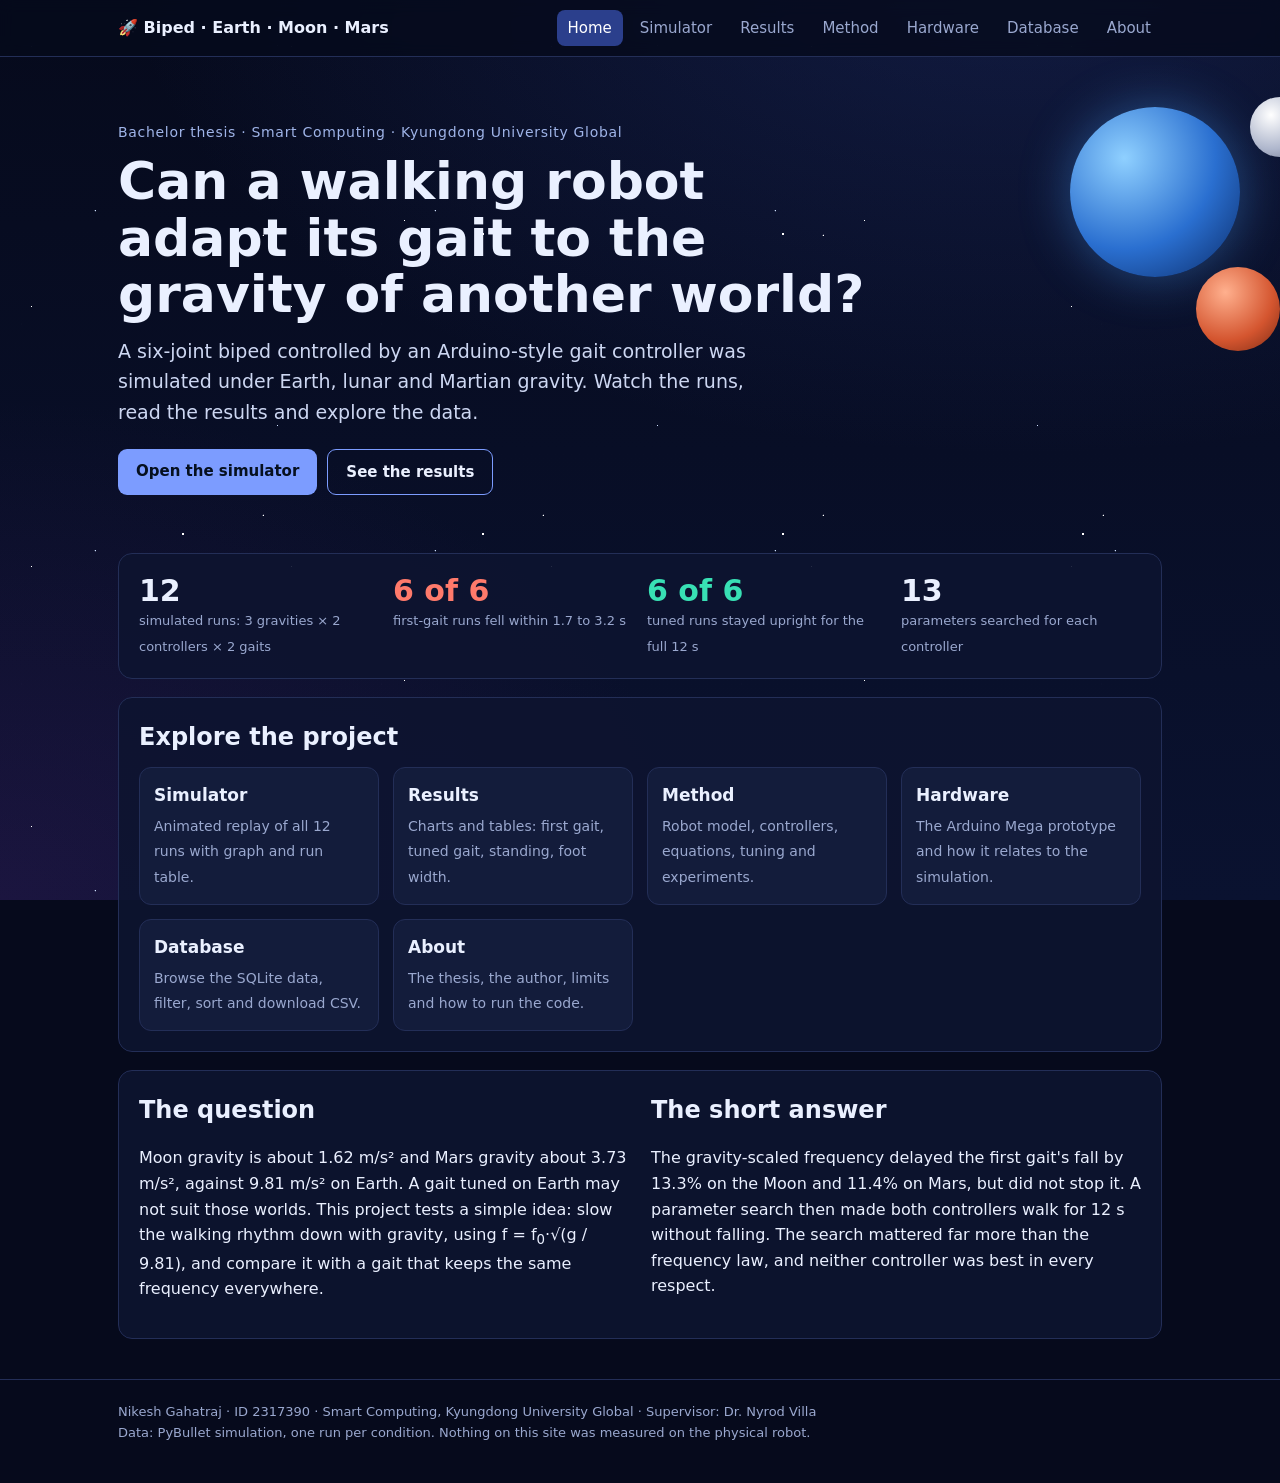
<file: index.html>
<!doctype html>
<html lang="en"><head><meta charset="utf-8"><meta name="viewport" content="width=device-width,initial-scale=1">
<title>Home · Gravity-Adaptive Gait Control for a Biped Robot</title>
<meta name="description" content="Parametric PyBullet study of fixed and gravity-adaptive gait control for a six-joint biped on Earth, the Moon and Mars. Bachelor thesis by Nikesh Gahatraj.">
<link rel="stylesheet" href="style.css"></head><body>
<nav class="top"><div class="wrap"><a class="brand" href="index.html">🚀 Biped · Earth · Moon · Mars</a><a class="l on" href="index.html">Home</a><a class="l" href="simulator.html">Simulator</a><a class="l" href="results.html">Results</a><a class="l" href="method.html">Method</a><a class="l" href="hardware.html">Hardware</a><a class="l" href="database.html">Database</a><a class="l" href="about.html">About</a></div></nav>
<header class="hero"><div class="planets"><div class="pl e"></div><div class="pl m"></div><div class="pl r"></div></div><div class="wrap">
<p class="eyebrow">Bachelor thesis · Smart Computing · Kyungdong University Global</p>
<h1>Can a walking robot adapt its gait to the gravity of another world?</h1>
<p class="lead">A six-joint biped controlled by an Arduino-style gait controller was simulated under Earth, lunar and Martian gravity. Watch the runs, read the results and explore the data.</p>
<div class="btns"><a class="btn" href="simulator.html">Open the simulator</a><a class="btn ghost" href="results.html">See the results</a></div></div></header><main class="wrap">

<section class="card"><div class="grid">
<div class="stat"><b>12</b><span>simulated runs: 3 gravities × 2 controllers × 2 gaits</span></div>
<div class="stat"><b class="fall">6 of 6</b><span>first-gait runs fell within 1.7 to 3.2 s</span></div>
<div class="stat"><b class="up">6 of 6</b><span>tuned runs stayed upright for the full 12 s</span></div>
<div class="stat"><b>13</b><span>parameters searched for each controller</span></div></div></section>
<section class="card"><h2>Explore the project</h2><div class="grid">
<a class="tile" href="simulator.html"><b>Simulator</b><span>Animated replay of all 12 runs with graph and run table.</span></a>
<a class="tile" href="results.html"><b>Results</b><span>Charts and tables: first gait, tuned gait, standing, foot width.</span></a>
<a class="tile" href="method.html"><b>Method</b><span>Robot model, controllers, equations, tuning and experiments.</span></a>
<a class="tile" href="hardware.html"><b>Hardware</b><span>The Arduino Mega prototype and how it relates to the simulation.</span></a>
<a class="tile" href="database.html"><b>Database</b><span>Browse the SQLite data, filter, sort and download CSV.</span></a>
<a class="tile" href="about.html"><b>About</b><span>The thesis, the author, limits and how to run the code.</span></a></div></section>
<section class="card two"><div><h2>The question</h2><p>Moon gravity is about 1.62 m/s² and Mars gravity about 3.73 m/s², against 9.81 m/s² on Earth. A gait tuned on Earth may not suit those worlds. This project tests a simple idea: slow the walking rhythm down with gravity, using f = f<sub>0</sub>·√(g / 9.81), and compare it with a gait that keeps the same frequency everywhere.</p></div>
<div><h2>The short answer</h2><p>The gravity-scaled frequency delayed the first gait's fall by 13.3% on the Moon and 11.4% on Mars, but did not stop it. A parameter search then made both controllers walk for 12 s without falling. The search mattered far more than the frequency law, and neither controller was best in every respect.</p></div></section>
</main>
<footer class="foot"><div class="wrap">Nikesh Gahatraj · ID 2317390 · Smart Computing, Kyungdong University Global · Supervisor: Dr. Nyrod Villa<br>Data: PyBullet simulation, one run per condition. Nothing on this site was measured on the physical robot.</div></footer>
</body></html>
</file>
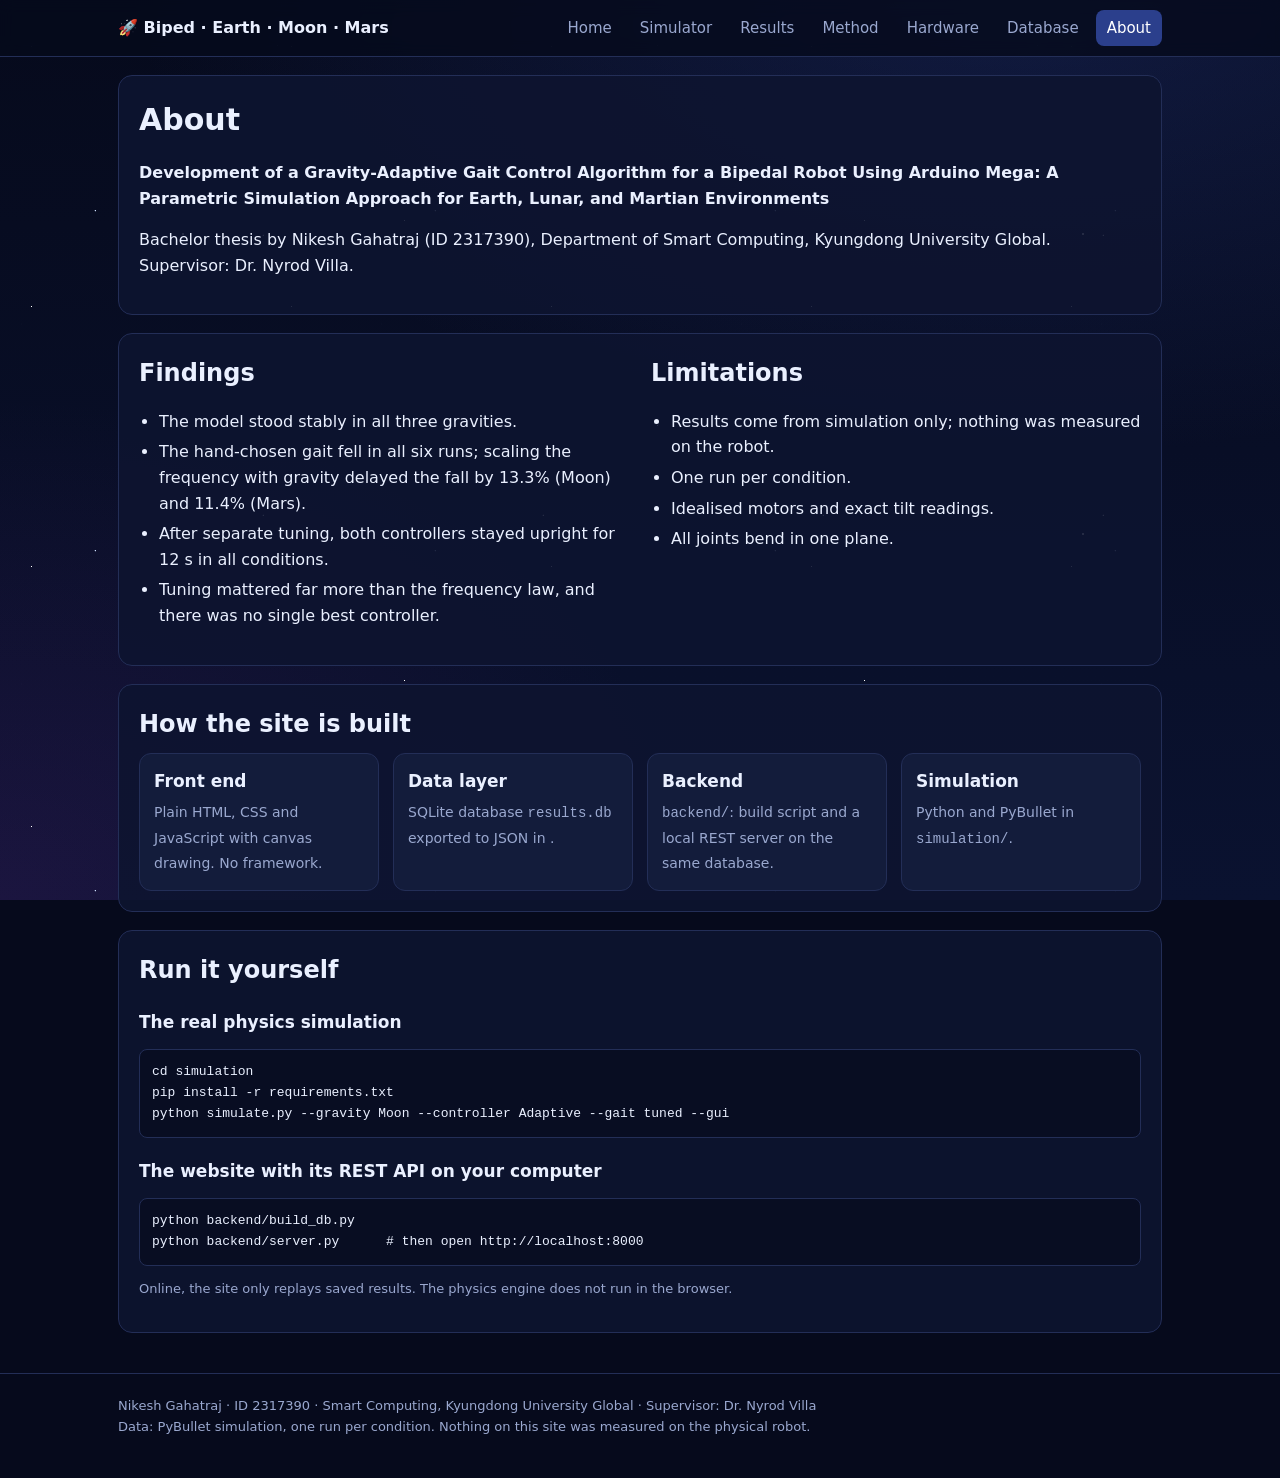
<file: about.html>
<!doctype html>
<html lang="en"><head><meta charset="utf-8"><meta name="viewport" content="width=device-width,initial-scale=1">
<title>About · Gravity-Adaptive Gait Control for a Biped Robot</title>
<meta name="description" content="Parametric PyBullet study of fixed and gravity-adaptive gait control for a six-joint biped on Earth, the Moon and Mars. Bachelor thesis by Nikesh Gahatraj.">
<link rel="stylesheet" href="style.css"></head><body>
<nav class="top"><div class="wrap"><a class="brand" href="index.html">🚀 Biped · Earth · Moon · Mars</a><a class="l" href="index.html">Home</a><a class="l" href="simulator.html">Simulator</a><a class="l" href="results.html">Results</a><a class="l" href="method.html">Method</a><a class="l" href="hardware.html">Hardware</a><a class="l" href="database.html">Database</a><a class="l on" href="about.html">About</a></div></nav>
<main class="wrap">
<section class="card"><h1 style="margin:0 0 8px;font-size:30px">About</h1>
<p><b>Development of a Gravity-Adaptive Gait Control Algorithm for a Bipedal Robot Using Arduino Mega: A Parametric Simulation Approach for Earth, Lunar, and Martian Environments</b></p>
<p>Bachelor thesis by Nikesh Gahatraj (ID 2317390), Department of Smart Computing, Kyungdong University Global. Supervisor: Dr. Nyrod Villa.</p></section>
<section class="card two"><div><h2>Findings</h2><ul class="clean"><li>The model stood stably in all three gravities.</li><li>The hand-chosen gait fell in all six runs; scaling the frequency with gravity delayed the fall by 13.3% (Moon) and 11.4% (Mars).</li><li>After separate tuning, both controllers stayed upright for 12 s in all conditions.</li><li>Tuning mattered far more than the frequency law, and there was no single best controller.</li></ul></div>
<div><h2>Limitations</h2><ul class="clean"><li>Results come from simulation only; nothing was measured on the robot.</li><li>One run per condition.</li><li>Idealised motors and exact tilt readings.</li><li>All joints bend in one plane.</li></ul></div></section>
<section class="card"><h2>How the site is built</h2><div class="grid">
<div class="tile"><b>Front end</b><span>Plain HTML, CSS and JavaScript with canvas drawing. No framework.</span></div>
<div class="tile"><b>Data layer</b><span>SQLite database <code>results.db</code> exported to JSON in <code></code>.</span></div>
<div class="tile"><b>Backend</b><span><code>backend/</code>: build script and a local REST server on the same database.</span></div>
<div class="tile"><b>Simulation</b><span>Python and PyBullet in <code>simulation/</code>.</span></div></div></section>
<section class="card"><h2>Run it yourself</h2>
<h3>The real physics simulation</h3><pre><code>cd simulation
pip install -r requirements.txt
python simulate.py --gravity Moon --controller Adaptive --gait tuned --gui</code></pre>
<h3>The website with its REST API on your computer</h3><pre><code>python backend/build_db.py
python backend/server.py      # then open http://localhost:8000</code></pre>
<p class="note">Online, the site only replays saved results. The physics engine does not run in the browser.</p></section>
</main>
<footer class="foot"><div class="wrap">Nikesh Gahatraj · ID 2317390 · Smart Computing, Kyungdong University Global · Supervisor: Dr. Nyrod Villa<br>Data: PyBullet simulation, one run per condition. Nothing on this site was measured on the physical robot.</div></footer>
</body></html>
</file>
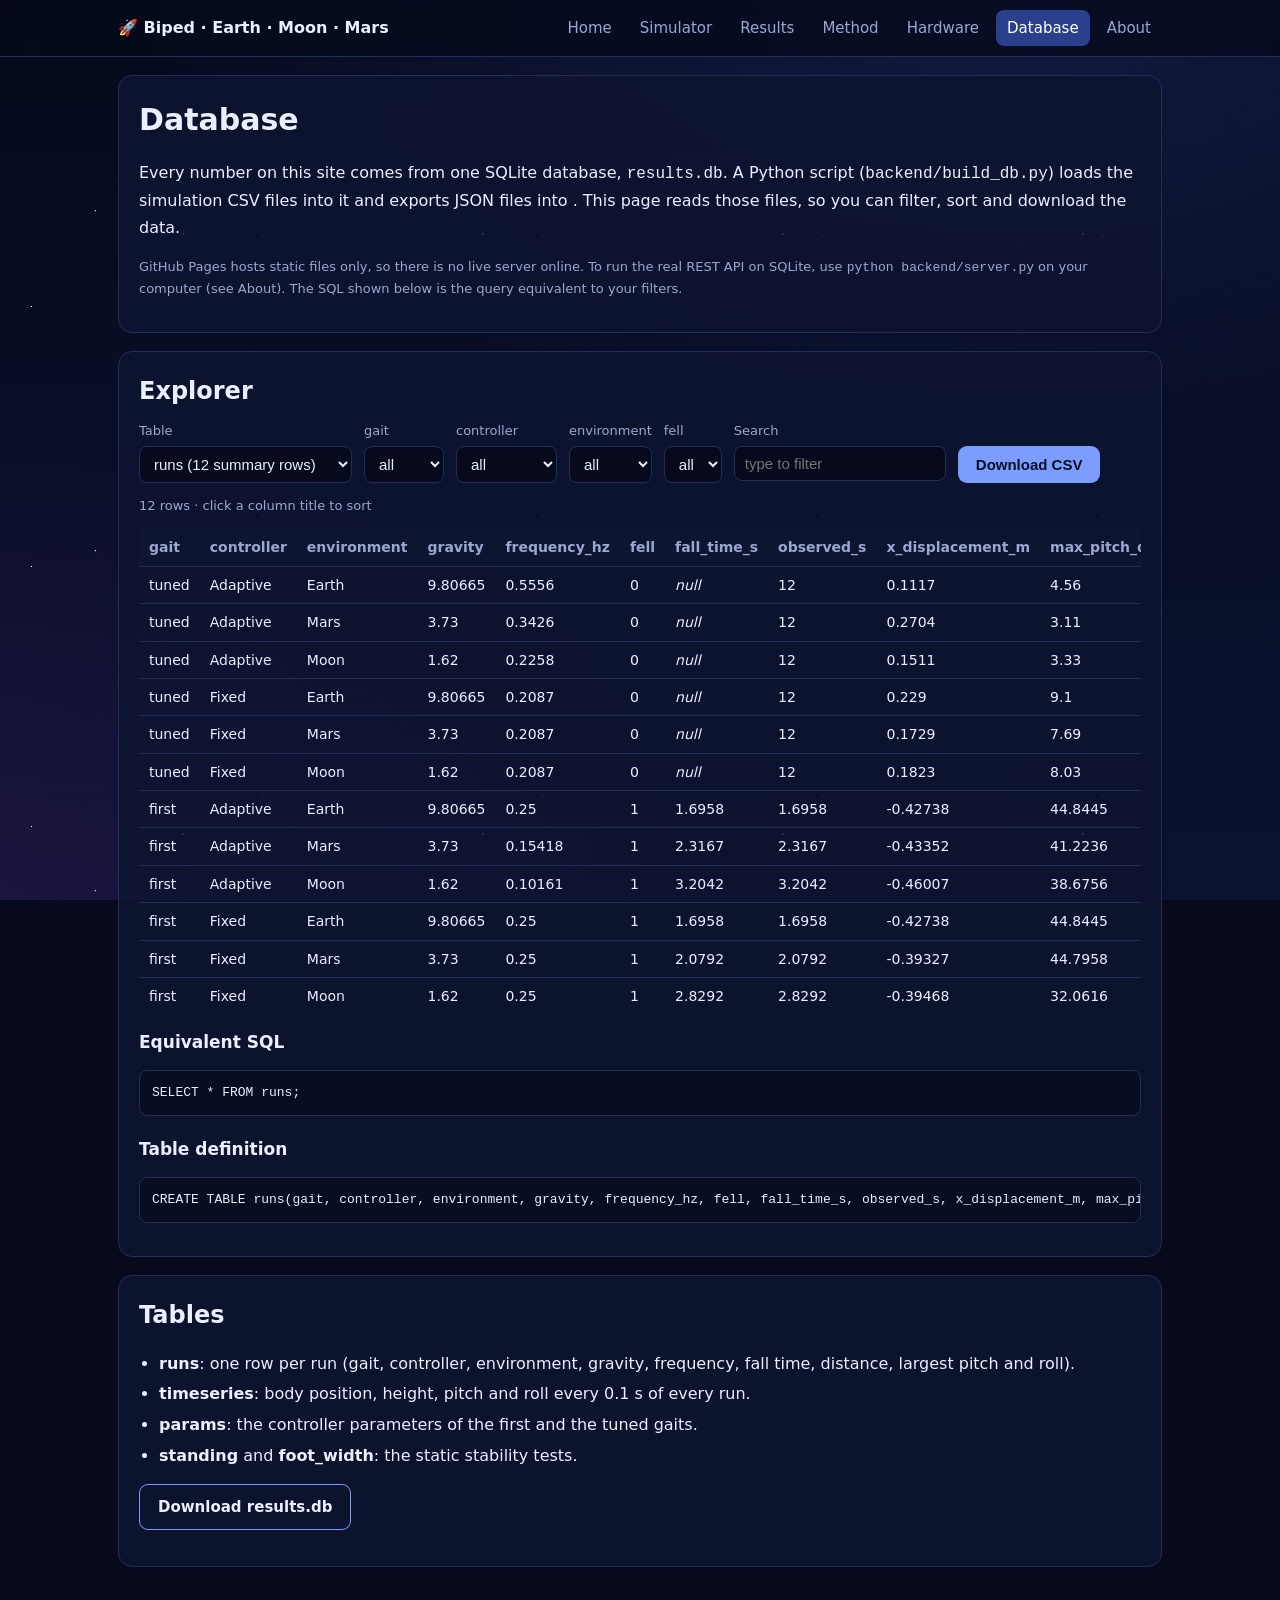
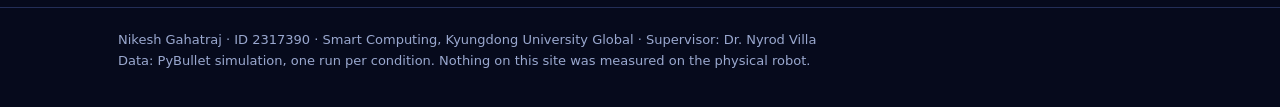
<file: database.html>
<!doctype html>
<html lang="en"><head><meta charset="utf-8"><meta name="viewport" content="width=device-width,initial-scale=1">
<title>Database · Gravity-Adaptive Gait Control for a Biped Robot</title>
<meta name="description" content="Parametric PyBullet study of fixed and gravity-adaptive gait control for a six-joint biped on Earth, the Moon and Mars. Bachelor thesis by Nikesh Gahatraj.">
<link rel="stylesheet" href="style.css"></head><body>
<nav class="top"><div class="wrap"><a class="brand" href="index.html">🚀 Biped · Earth · Moon · Mars</a><a class="l" href="index.html">Home</a><a class="l" href="simulator.html">Simulator</a><a class="l" href="results.html">Results</a><a class="l" href="method.html">Method</a><a class="l" href="hardware.html">Hardware</a><a class="l on" href="database.html">Database</a><a class="l" href="about.html">About</a></div></nav>
<main class="wrap">
<section class="card"><h1 style="margin:0 0 8px;font-size:30px">Database</h1>
<p>Every number on this site comes from one SQLite database, <code>results.db</code>. A Python script (<code>backend/build_db.py</code>) loads the simulation CSV files into it and exports JSON files into <code></code>. This page reads those files, so you can filter, sort and download the data.</p>
<p class="note">GitHub Pages hosts static files only, so there is no live server online. To run the real REST API on SQLite, use <code>python backend/server.py</code> on your computer (see About). The SQL shown below is the query equivalent to your filters.</p></section>
<section class="card"><h2>Explorer</h2>
<div class="controls"><label>Table<select id="tbl"><option value="runs">runs (12 summary rows)</option><option value="params">params</option><option value="standing">standing</option><option value="foot_width">foot_width</option><option value="timeseries">timeseries (time samples)</option></select></label>
<span id="filters" class="controls" style="margin:0"></span><label>Search<input id="q" type="text" placeholder="type to filter"></label>
<label>&nbsp;<button class="btn" id="csv" type="button">Download CSV</button></label></div>
<p class="note"><span id="count"></span> · click a column title to sort</p>
<div class="tablewrap" style="max-height:480px;overflow:auto"><table id="grid"></table></div>
<h3>Equivalent SQL</h3><pre id="sql"></pre><h3>Table definition</h3><pre id="schema"></pre></section>
<section class="card"><h2>Tables</h2><ul class="clean"><li><b>runs</b>: one row per run (gait, controller, environment, gravity, frequency, fall time, distance, largest pitch and roll).</li><li><b>timeseries</b>: body position, height, pitch and roll every 0.1 s of every run.</li><li><b>params</b>: the controller parameters of the first and the tuned gaits.</li><li><b>standing</b> and <b>foot_width</b>: the static stability tests.</li></ul>
<p><a class="btn ghost" href="results.db" download>Download results.db</a></p></section>
</main>
<footer class="foot"><div class="wrap">Nikesh Gahatraj · ID 2317390 · Smart Computing, Kyungdong University Global · Supervisor: Dr. Nyrod Villa<br>Data: PyBullet simulation, one run per condition. Nothing on this site was measured on the physical robot.</div></footer>
<script src="explorer.js"></script></body></html>
</file>
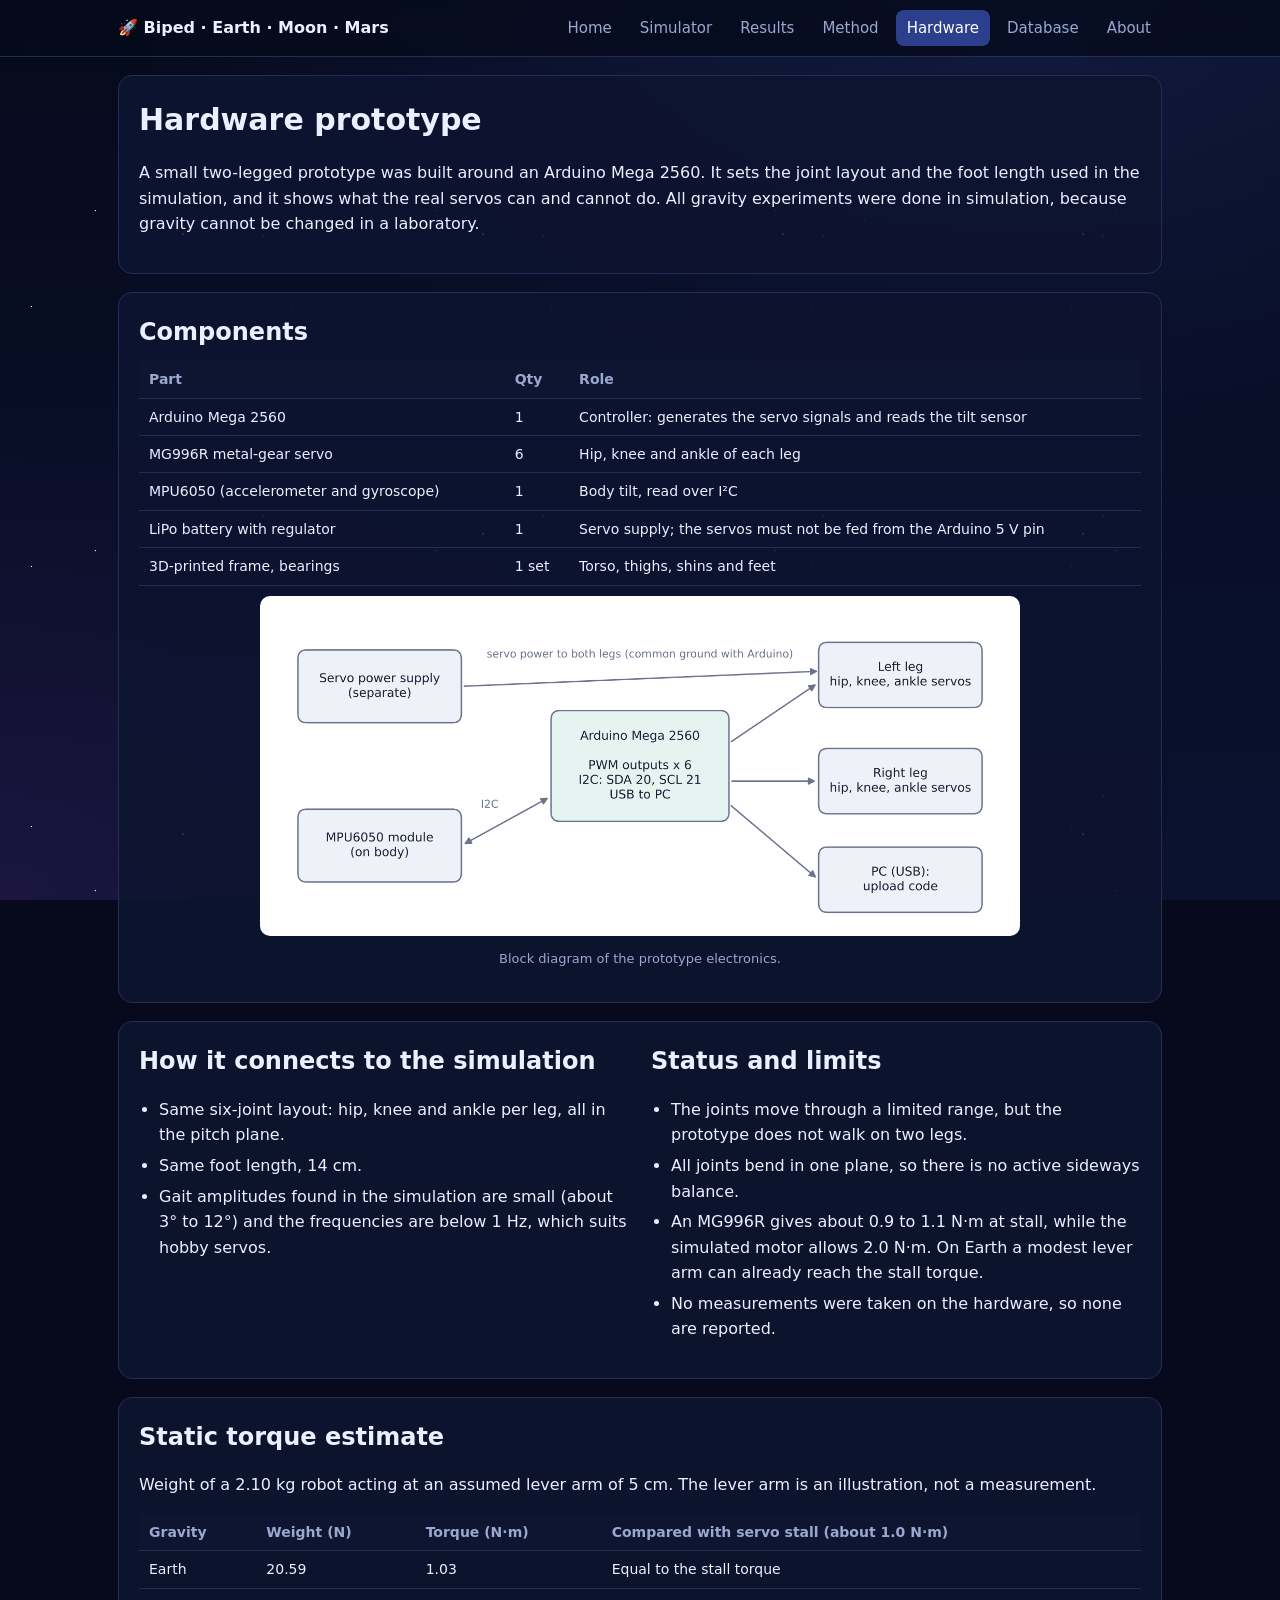
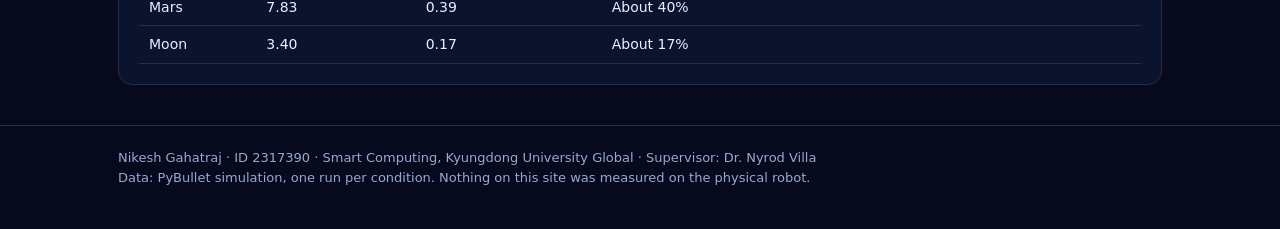
<file: hardware.html>
<!doctype html>
<html lang="en"><head><meta charset="utf-8"><meta name="viewport" content="width=device-width,initial-scale=1">
<title>Hardware · Gravity-Adaptive Gait Control for a Biped Robot</title>
<meta name="description" content="Parametric PyBullet study of fixed and gravity-adaptive gait control for a six-joint biped on Earth, the Moon and Mars. Bachelor thesis by Nikesh Gahatraj.">
<link rel="stylesheet" href="style.css"></head><body>
<nav class="top"><div class="wrap"><a class="brand" href="index.html">🚀 Biped · Earth · Moon · Mars</a><a class="l" href="index.html">Home</a><a class="l" href="simulator.html">Simulator</a><a class="l" href="results.html">Results</a><a class="l" href="method.html">Method</a><a class="l on" href="hardware.html">Hardware</a><a class="l" href="database.html">Database</a><a class="l" href="about.html">About</a></div></nav>
<main class="wrap">
<section class="card"><h1 style="margin:0 0 8px;font-size:30px">Hardware prototype</h1>
<p>A small two-legged prototype was built around an Arduino Mega 2560. It sets the joint layout and the foot length used in the simulation, and it shows what the real servos can and cannot do. All gravity experiments were done in simulation, because gravity cannot be changed in a laboratory.</p></section>
<section class="card"><h2>Components</h2><div class="tablewrap"><table>
<tr><th>Part</th><th>Qty</th><th>Role</th></tr>
<tr><td>Arduino Mega 2560</td><td>1</td><td>Controller: generates the servo signals and reads the tilt sensor</td></tr>
<tr><td>MG996R metal-gear servo</td><td>6</td><td>Hip, knee and ankle of each leg</td></tr>
<tr><td>MPU6050 (accelerometer and gyroscope)</td><td>1</td><td>Body tilt, read over I²C</td></tr>
<tr><td>LiPo battery with regulator</td><td>1</td><td>Servo supply; the servos must not be fed from the Arduino 5 V pin</td></tr>
<tr><td>3D-printed frame, bearings</td><td>1 set</td><td>Torso, thighs, shins and feet</td></tr></table></div>
<img class="fig" src="fig_hw.png" alt="Block diagram of the prototype electronics"><p class="note" style="text-align:center">Block diagram of the prototype electronics.</p></section>
<section class="card two"><div><h2>How it connects to the simulation</h2><ul class="clean"><li>Same six-joint layout: hip, knee and ankle per leg, all in the pitch plane.</li><li>Same foot length, 14 cm.</li><li>Gait amplitudes found in the simulation are small (about 3° to 12°) and the frequencies are below 1 Hz, which suits hobby servos.</li></ul></div>
<div><h2>Status and limits</h2><ul class="clean"><li>The joints move through a limited range, but the prototype does not walk on two legs.</li><li>All joints bend in one plane, so there is no active sideways balance.</li><li>An MG996R gives about 0.9 to 1.1 N·m at stall, while the simulated motor allows 2.0 N·m. On Earth a modest lever arm can already reach the stall torque.</li><li>No measurements were taken on the hardware, so none are reported.</li></ul></div></section>
<section class="card"><h2>Static torque estimate</h2><p>Weight of a 2.10 kg robot acting at an assumed lever arm of 5 cm. The lever arm is an illustration, not a measurement.</p>
<div class="tablewrap"><table><tr><th>Gravity</th><th>Weight (N)</th><th>Torque (N·m)</th><th>Compared with servo stall (about 1.0 N·m)</th></tr>
<tr><td>Earth</td><td>20.59</td><td>1.03</td><td>Equal to the stall torque</td></tr><tr><td>Mars</td><td>7.83</td><td>0.39</td><td>About 40%</td></tr><tr><td>Moon</td><td>3.40</td><td>0.17</td><td>About 17%</td></tr></table></div></section>
</main>
<footer class="foot"><div class="wrap">Nikesh Gahatraj · ID 2317390 · Smart Computing, Kyungdong University Global · Supervisor: Dr. Nyrod Villa<br>Data: PyBullet simulation, one run per condition. Nothing on this site was measured on the physical robot.</div></footer>
</body></html>
</file>
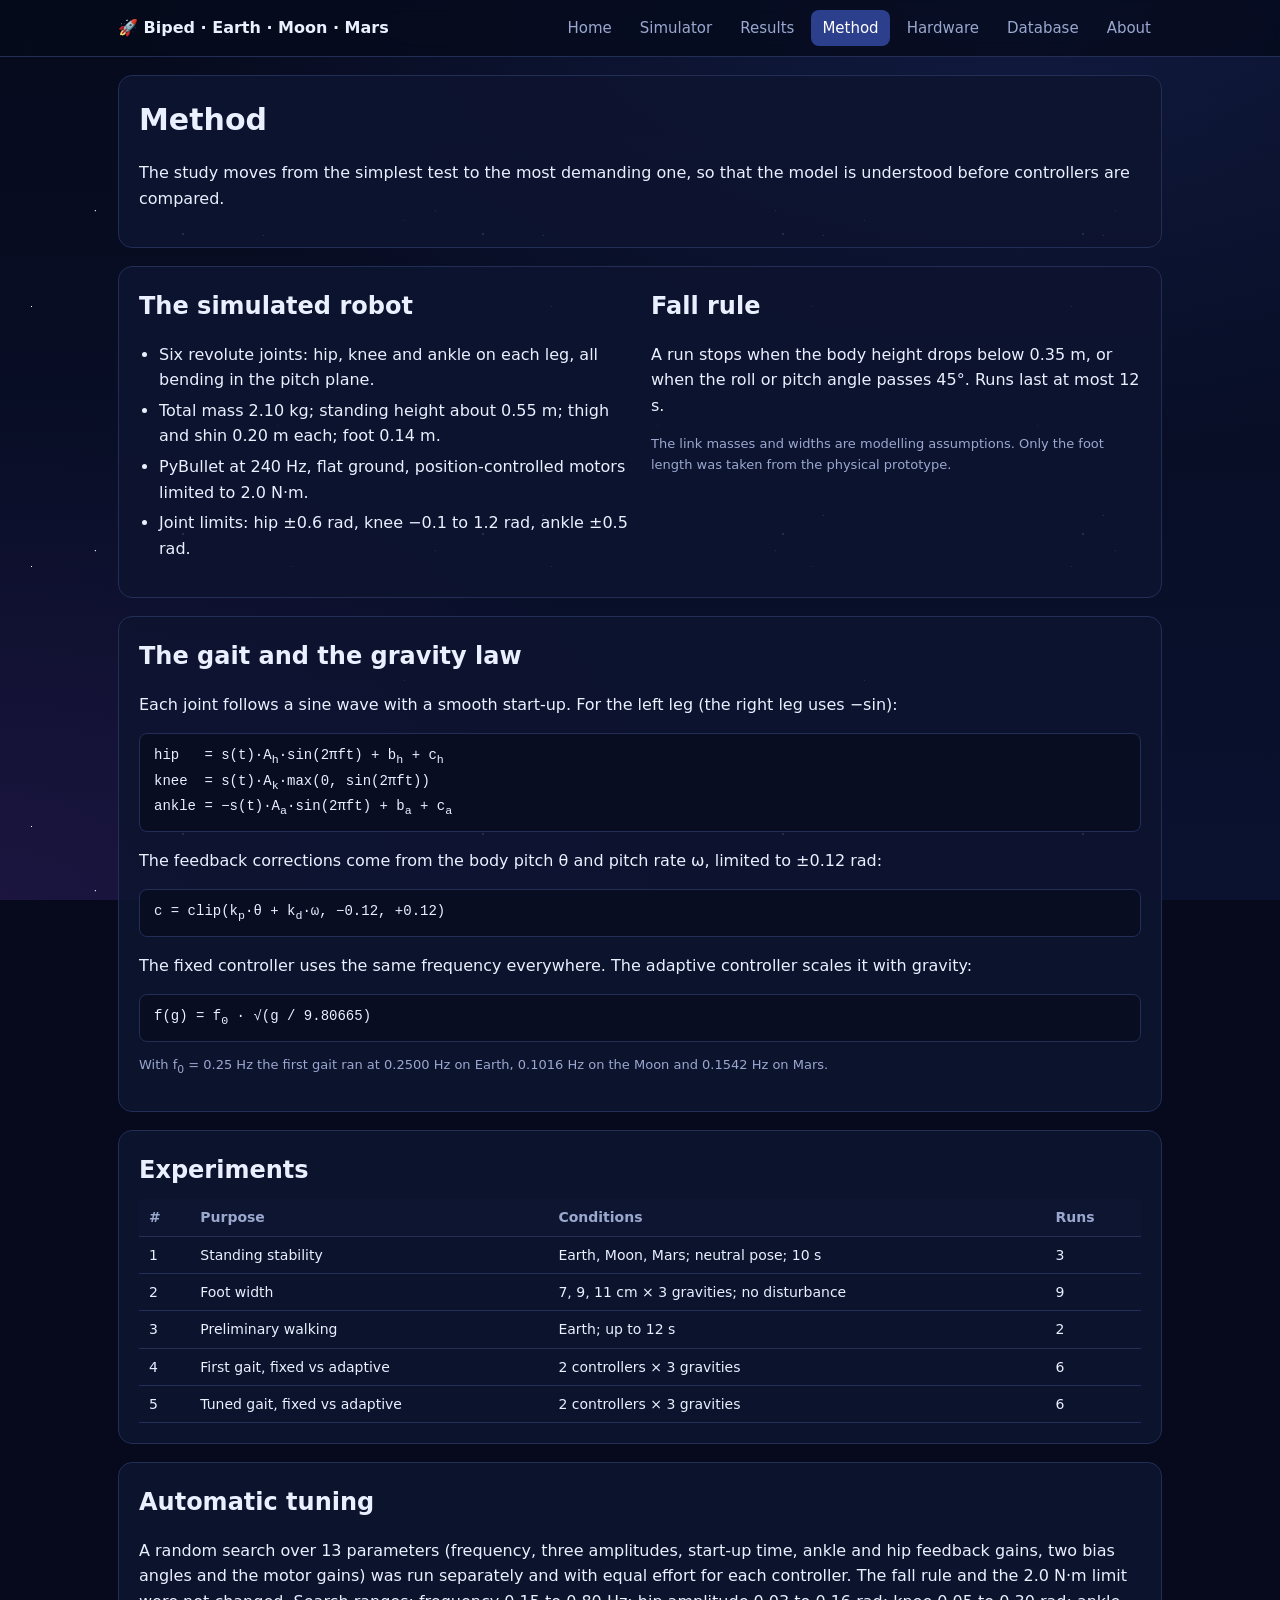
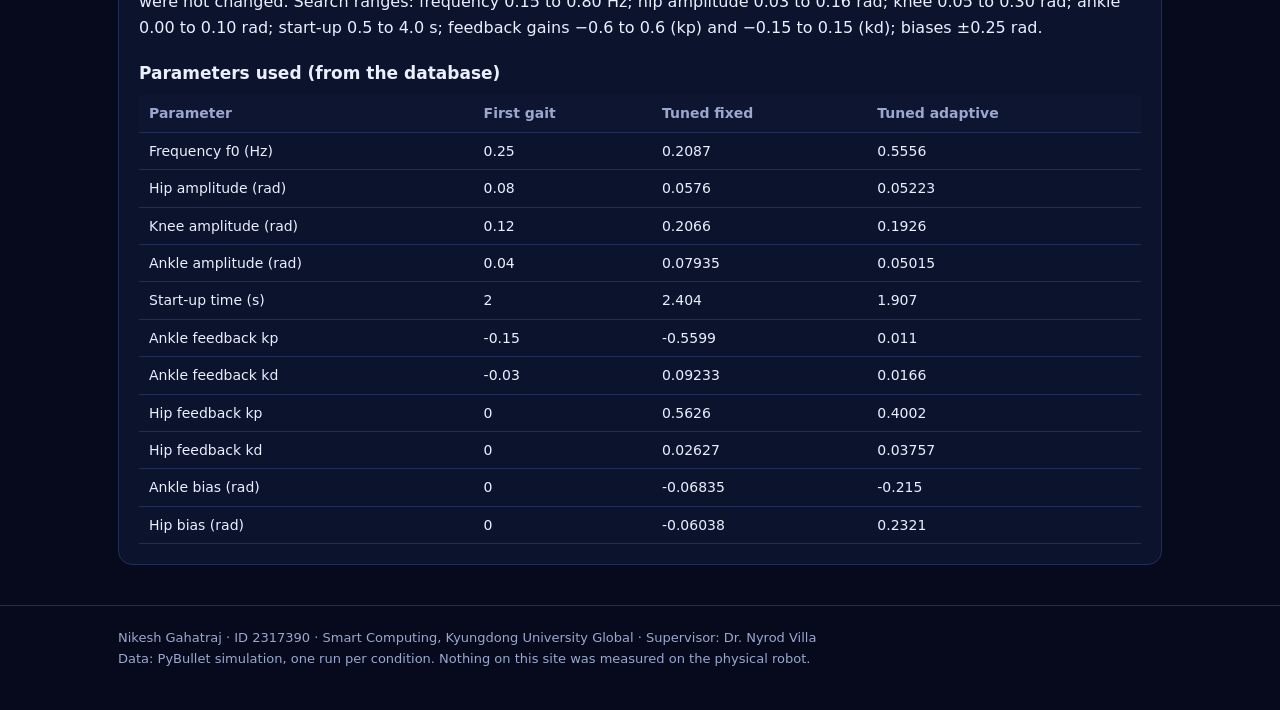
<file: method.html>
<!doctype html>
<html lang="en"><head><meta charset="utf-8"><meta name="viewport" content="width=device-width,initial-scale=1">
<title>Method · Gravity-Adaptive Gait Control for a Biped Robot</title>
<meta name="description" content="Parametric PyBullet study of fixed and gravity-adaptive gait control for a six-joint biped on Earth, the Moon and Mars. Bachelor thesis by Nikesh Gahatraj.">
<link rel="stylesheet" href="style.css"></head><body>
<nav class="top"><div class="wrap"><a class="brand" href="index.html">🚀 Biped · Earth · Moon · Mars</a><a class="l" href="index.html">Home</a><a class="l" href="simulator.html">Simulator</a><a class="l" href="results.html">Results</a><a class="l on" href="method.html">Method</a><a class="l" href="hardware.html">Hardware</a><a class="l" href="database.html">Database</a><a class="l" href="about.html">About</a></div></nav>
<main class="wrap">
<section class="card"><h1 style="margin:0 0 8px;font-size:30px">Method</h1><p>The study moves from the simplest test to the most demanding one, so that the model is understood before controllers are compared.</p></section>
<section class="card two"><div><h2>The simulated robot</h2><ul class="clean"><li>Six revolute joints: hip, knee and ankle on each leg, all bending in the pitch plane.</li><li>Total mass 2.10 kg; standing height about 0.55 m; thigh and shin 0.20 m each; foot 0.14 m.</li><li>PyBullet at 240 Hz, flat ground, position-controlled motors limited to 2.0 N·m.</li><li>Joint limits: hip ±0.6 rad, knee −0.1 to 1.2 rad, ankle ±0.5 rad.</li></ul></div>
<div><h2>Fall rule</h2><p>A run stops when the body height drops below 0.35 m, or when the roll or pitch angle passes 45°. Runs last at most 12 s.</p><p class="note">The link masses and widths are modelling assumptions. Only the foot length was taken from the physical prototype.</p></div></section>
<section class="card"><h2>The gait and the gravity law</h2>
<p>Each joint follows a sine wave with a smooth start-up. For the left leg (the right leg uses −sin):</p>
<div class="eq">hip&nbsp;&nbsp;&nbsp;= s(t)·A<sub>h</sub>·sin(2πft) + b<sub>h</sub> + c<sub>h</sub><br>knee&nbsp;&nbsp;= s(t)·A<sub>k</sub>·max(0, sin(2πft))<br>ankle = −s(t)·A<sub>a</sub>·sin(2πft) + b<sub>a</sub> + c<sub>a</sub></div>
<p>The feedback corrections come from the body pitch θ and pitch rate ω, limited to ±0.12 rad:</p>
<div class="eq">c = clip(k<sub>p</sub>·θ + k<sub>d</sub>·ω, −0.12, +0.12)</div>
<p>The fixed controller uses the same frequency everywhere. The adaptive controller scales it with gravity:</p>
<div class="eq">f(g) = f<sub>0</sub> · √(g / 9.80665)</div>
<p class="note">With f<sub>0</sub> = 0.25 Hz the first gait ran at 0.2500 Hz on Earth, 0.1016 Hz on the Moon and 0.1542 Hz on Mars.</p></section>
<section class="card"><h2>Experiments</h2><div class="tablewrap"><table>
<tr><th>#</th><th>Purpose</th><th>Conditions</th><th>Runs</th></tr>
<tr><td>1</td><td>Standing stability</td><td>Earth, Moon, Mars; neutral pose; 10 s</td><td>3</td></tr>
<tr><td>2</td><td>Foot width</td><td>7, 9, 11 cm × 3 gravities; no disturbance</td><td>9</td></tr>
<tr><td>3</td><td>Preliminary walking</td><td>Earth; up to 12 s</td><td>2</td></tr>
<tr><td>4</td><td>First gait, fixed vs adaptive</td><td>2 controllers × 3 gravities</td><td>6</td></tr>
<tr><td>5</td><td>Tuned gait, fixed vs adaptive</td><td>2 controllers × 3 gravities</td><td>6</td></tr></table></div></section>
<section class="card"><h2>Automatic tuning</h2><p>A random search over 13 parameters (frequency, three amplitudes, start-up time, ankle and hip feedback gains, two bias angles and the motor gains) was run separately and with equal effort for each controller. The fall rule and the 2.0 N·m limit were not changed. Search ranges: frequency 0.15 to 0.80 Hz; hip amplitude 0.03 to 0.16 rad; knee 0.05 to 0.30 rad; ankle 0.00 to 0.10 rad; start-up 0.5 to 4.0 s; feedback gains −0.6 to 0.6 (kp) and −0.15 to 0.15 (kd); biases ±0.25 rad.</p>
<h3>Parameters used (from the database)</h3><div class="tablewrap"><table id="tp"></table></div></section>
</main>
<footer class="foot"><div class="wrap">Nikesh Gahatraj · ID 2317390 · Smart Computing, Kyungdong University Global · Supervisor: Dr. Nyrod Villa<br>Data: PyBullet simulation, one run per condition. Nothing on this site was measured on the physical robot.</div></footer>
<script src="method.js"></script></body></html>
</file>
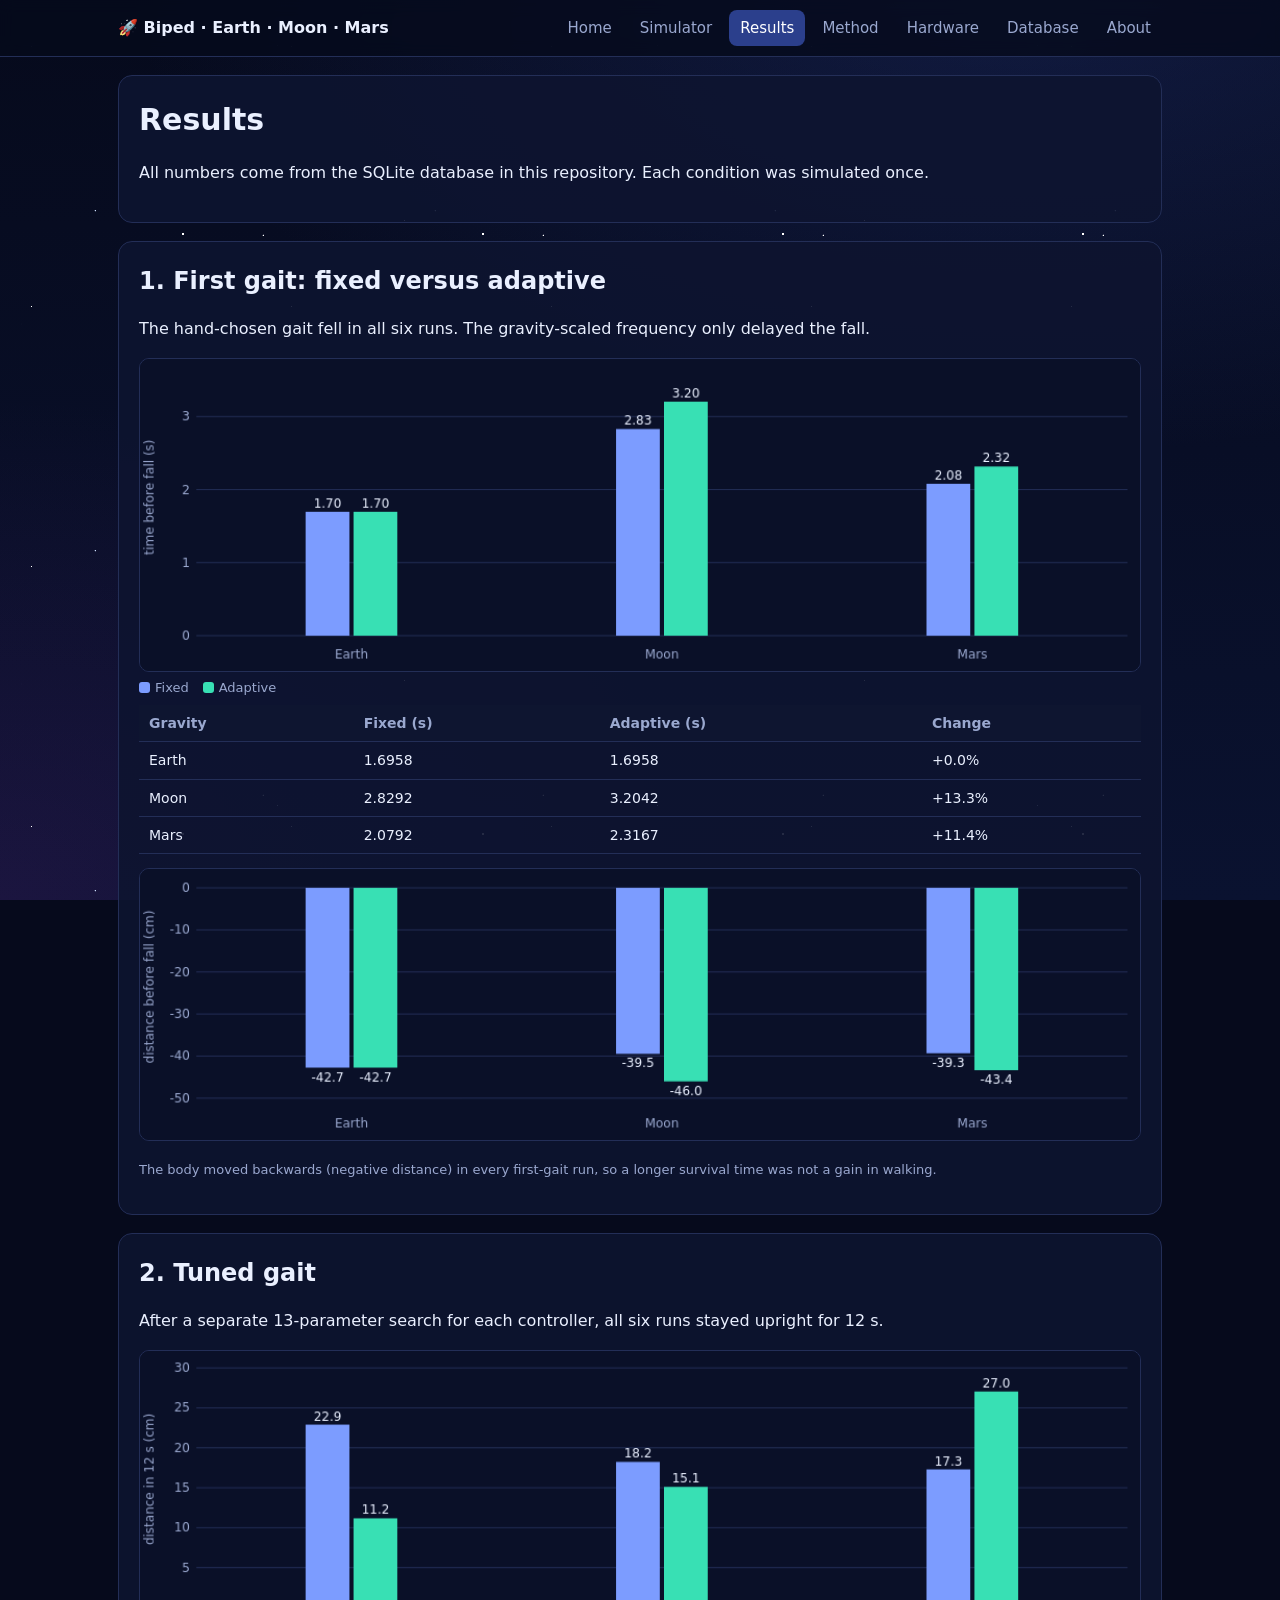
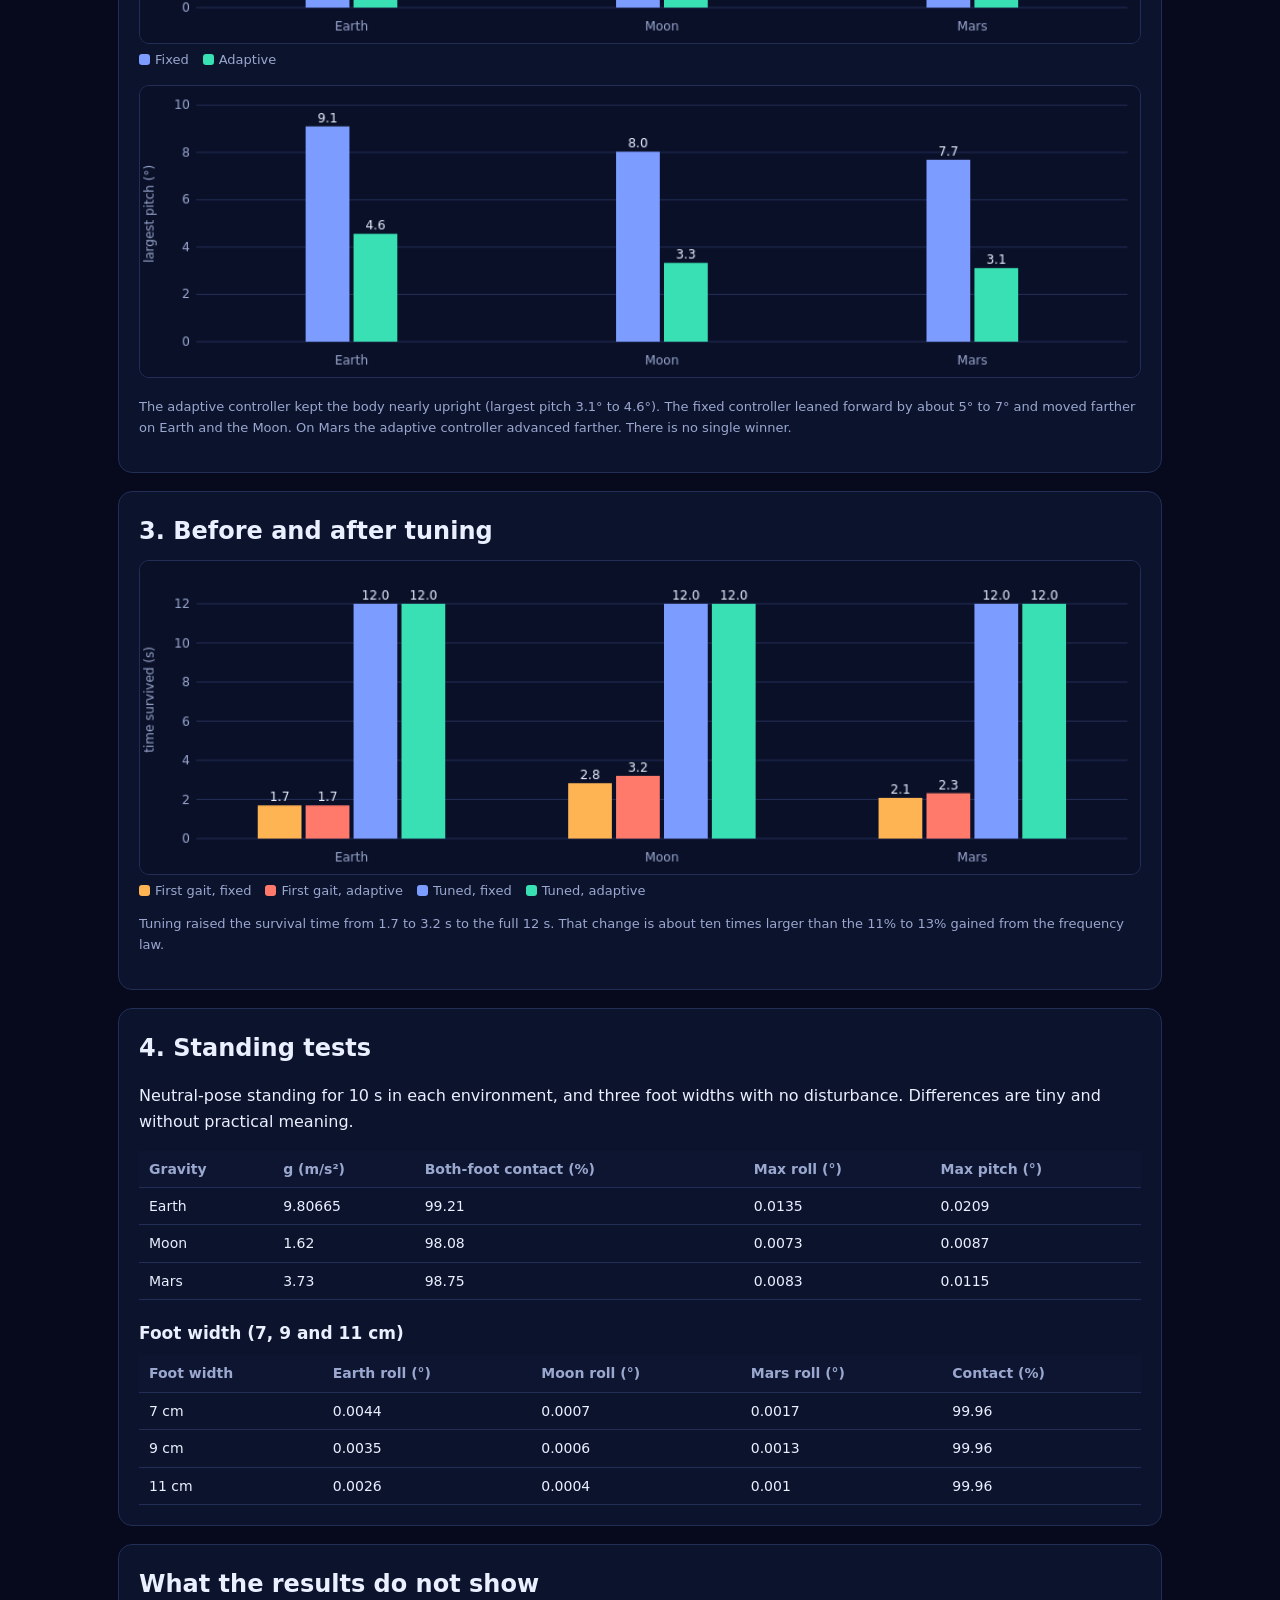
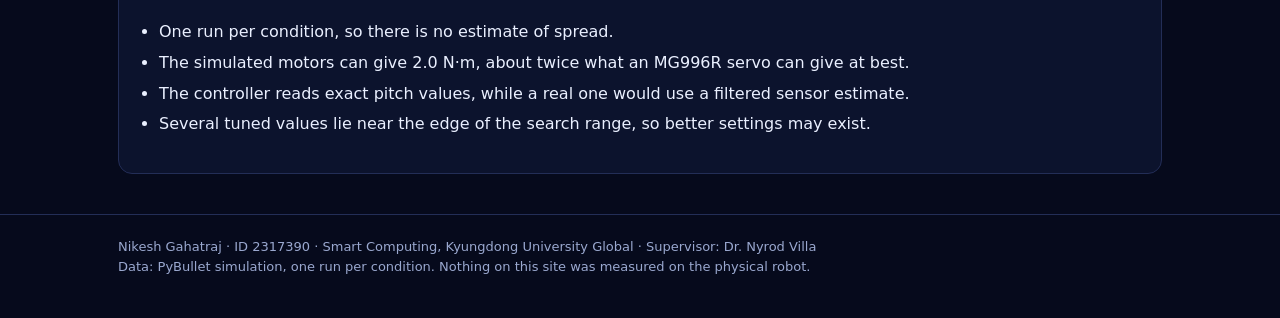
<file: results.html>
<!doctype html>
<html lang="en"><head><meta charset="utf-8"><meta name="viewport" content="width=device-width,initial-scale=1">
<title>Results · Gravity-Adaptive Gait Control for a Biped Robot</title>
<meta name="description" content="Parametric PyBullet study of fixed and gravity-adaptive gait control for a six-joint biped on Earth, the Moon and Mars. Bachelor thesis by Nikesh Gahatraj.">
<link rel="stylesheet" href="style.css"></head><body>
<nav class="top"><div class="wrap"><a class="brand" href="index.html">🚀 Biped · Earth · Moon · Mars</a><a class="l" href="index.html">Home</a><a class="l" href="simulator.html">Simulator</a><a class="l on" href="results.html">Results</a><a class="l" href="method.html">Method</a><a class="l" href="hardware.html">Hardware</a><a class="l" href="database.html">Database</a><a class="l" href="about.html">About</a></div></nav>
<main class="wrap">
<section class="card"><h1 style="margin:0 0 8px;font-size:30px">Results</h1><p>All numbers come from the SQLite database in this repository. Each condition was simulated once.</p></section>
<section class="card chartbox"><h2>1. First gait: fixed versus adaptive</h2>
<p>The hand-chosen gait fell in all six runs. The gravity-scaled frequency only delayed the fall.</p>
<canvas id="c1" width="960" height="300"></canvas><div class="legend"></div>
<div class="tablewrap"><table id="t1"></table></div>
<canvas id="c5" width="960" height="260" style="margin-top:14px"></canvas><div class="legend"></div>
<p class="note">The body moved backwards (negative distance) in every first-gait run, so a longer survival time was not a gain in walking.</p></section>
<section class="card chartbox"><h2>2. Tuned gait</h2>
<p>After a separate 13-parameter search for each controller, all six runs stayed upright for 12 s.</p>
<canvas id="c3" width="960" height="280"></canvas><div class="legend"></div>
<canvas id="c4" width="960" height="280" style="margin-top:14px"></canvas><div class="legend"></div>
<p class="note">The adaptive controller kept the body nearly upright (largest pitch 3.1° to 4.6°). The fixed controller leaned forward by about 5° to 7° and moved farther on Earth and the Moon. On Mars the adaptive controller advanced farther. There is no single winner.</p></section>
<section class="card chartbox"><h2>3. Before and after tuning</h2>
<canvas id="c2" width="960" height="300"></canvas><div class="legend"></div>
<p class="note">Tuning raised the survival time from 1.7 to 3.2 s to the full 12 s. That change is about ten times larger than the 11% to 13% gained from the frequency law.</p></section>
<section class="card"><h2>4. Standing tests</h2><p>Neutral-pose standing for 10 s in each environment, and three foot widths with no disturbance. Differences are tiny and without practical meaning.</p>
<div class="tablewrap"><table id="t2"></table></div><h3>Foot width (7, 9 and 11 cm)</h3><div class="tablewrap"><table id="t3"></table></div></section>
<section class="card"><h2>What the results do not show</h2><ul class="clean">
<li>One run per condition, so there is no estimate of spread.</li>
<li>The simulated motors can give 2.0 N·m, about twice what an MG996R servo can give at best.</li>
<li>The controller reads exact pitch values, while a real one would use a filtered sensor estimate.</li>
<li>Several tuned values lie near the edge of the search range, so better settings may exist.</li></ul></section>
</main>
<footer class="foot"><div class="wrap">Nikesh Gahatraj · ID 2317390 · Smart Computing, Kyungdong University Global · Supervisor: Dr. Nyrod Villa<br>Data: PyBullet simulation, one run per condition. Nothing on this site was measured on the physical robot.</div></footer>
<script src="charts.js"></script><script src="results.js"></script></body></html>
</file>
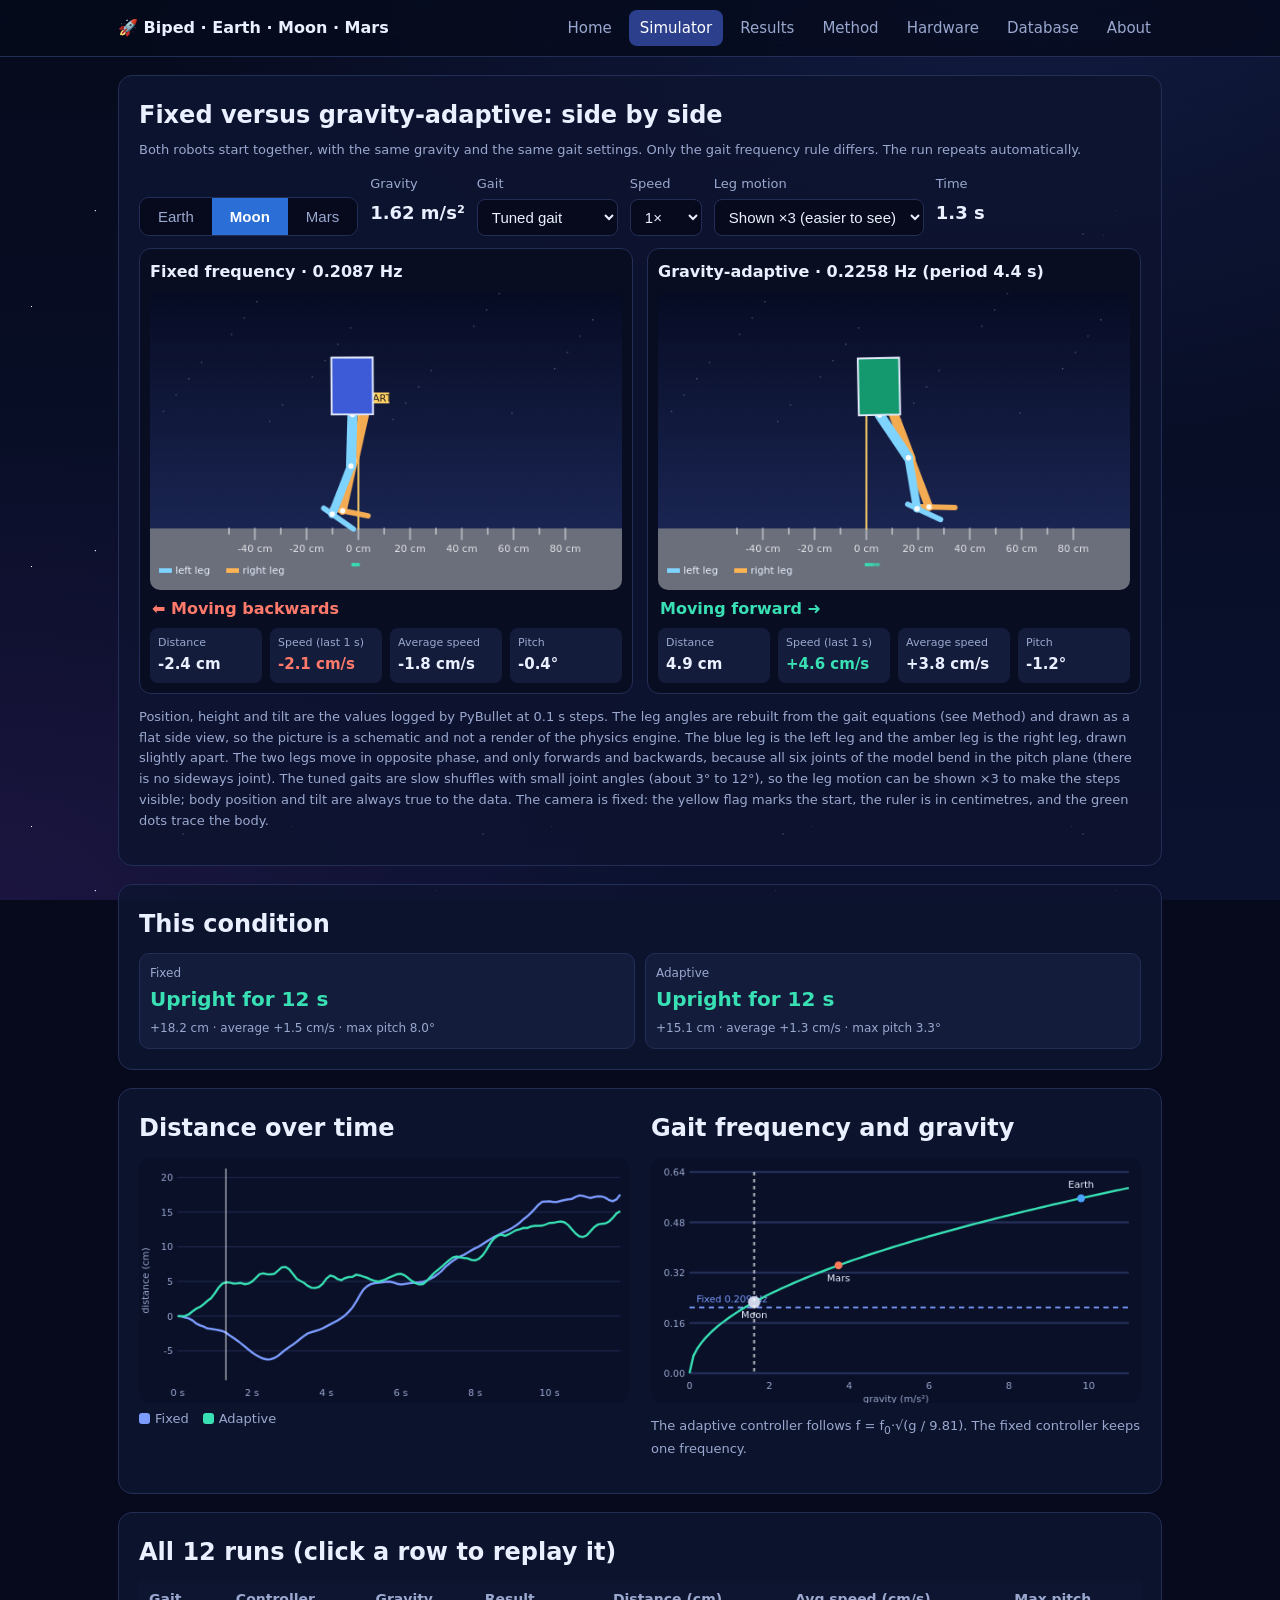
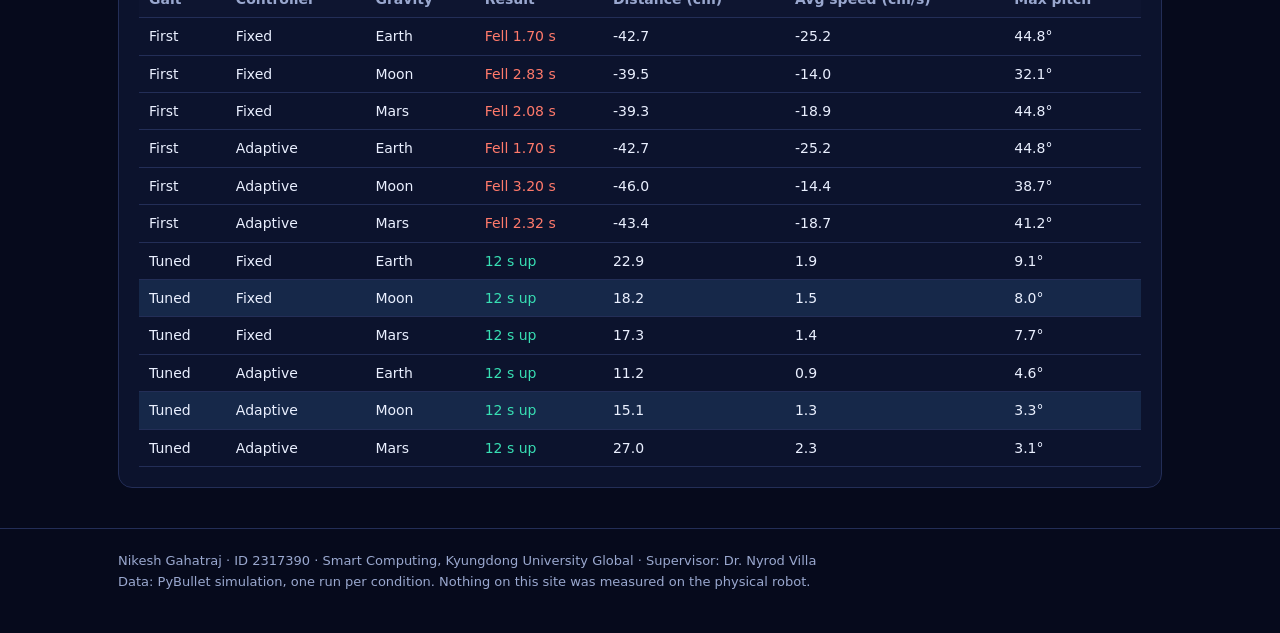
<file: simulator.html>
<!doctype html>
<html lang="en"><head><meta charset="utf-8"><meta name="viewport" content="width=device-width,initial-scale=1">
<title>Simulator · Gravity-Adaptive Gait Control for a Biped Robot</title>
<meta name="description" content="Parametric PyBullet study of fixed and gravity-adaptive gait control for a six-joint biped on Earth, the Moon and Mars. Bachelor thesis by Nikesh Gahatraj.">
<link rel="stylesheet" href="style.css"></head><body>
<nav class="top"><div class="wrap"><a class="brand" href="index.html">🚀 Biped · Earth · Moon · Mars</a><a class="l" href="index.html">Home</a><a class="l on" href="simulator.html">Simulator</a><a class="l" href="results.html">Results</a><a class="l" href="method.html">Method</a><a class="l" href="hardware.html">Hardware</a><a class="l" href="database.html">Database</a><a class="l" href="about.html">About</a></div></nav>
<main class="wrap">
<section class="card"><h2>Fixed versus gravity-adaptive: side by side</h2>
<p class="note" style="margin-top:-4px">Both robots start together, with the same gravity and the same gait settings. Only the gait frequency rule differs. The run repeats automatically.</p>
<div class="controls"><div class="seg" role="group" aria-label="Gravity"><button class="gb" data-e="Earth" type="button">Earth</button><button class="gb on" data-e="Moon" type="button">Moon</button><button class="gb" data-e="Mars" type="button">Mars</button></div>
<label>Gravity<b id="gv" style="font-size:18px;color:var(--ink)">1.62 m/s²</b></label>
<label>Gait<select id="gait"><option value="tuned" selected>Tuned gait</option><option value="first">First gait (falls)</option></select></label>
<label>Speed<select id="spd"><option value="0.5">0.5×</option><option value="1" selected>1×</option><option value="2">2×</option><option value="3">3×</option></select></label>
<label>Leg motion<select id="amp"><option value="1">True size</option><option value="3" selected>Shown ×3 (easier to see)</option><option value="5">Shown ×5</option></select></label>
<label>Time<b id="clock" style="font-size:18px;color:var(--ink);font-variant-numeric:tabular-nums">0.0 s</b></label></div>
<div class="duo">
<div class="pan"><div class="pt" id="tFixed">Fixed</div><canvas id="cvFixed" width="520" height="330"></canvas><div class="dir" id="dFixed"></div><div class="hud2" id="hFixed"></div></div>
<div class="pan"><div class="pt" id="tAdaptive">Adaptive</div><canvas id="cvAdaptive" width="520" height="330"></canvas><div class="dir" id="dAdaptive"></div><div class="hud2" id="hAdaptive"></div></div></div>
<p class="note">Position, height and tilt are the values logged by PyBullet at 0.1 s steps. The leg angles are rebuilt from the gait equations (see Method) and drawn as a flat side view, so the picture is a schematic and not a render of the physics engine. The blue leg is the left leg and the amber leg is the right leg, drawn slightly apart. The two legs move in opposite phase, and only forwards and backwards, because all six joints of the model bend in the pitch plane (there is no sideways joint). The tuned gaits are slow shuffles with small joint angles (about 3° to 12°), so the leg motion can be shown ×3 to make the steps visible; body position and tilt are always true to the data. The camera is fixed: the yellow flag marks the start, the ruler is in centimetres, and the green dots trace the body.</p></section>
<section class="card"><h2>This condition</h2><div id="cmp" class="sum"></div></section>
<section class="card two"><div><h2>Distance over time</h2><canvas id="dist" width="560" height="280"></canvas><div class="legend"><span><i style="background:#7c9cff"></i>Fixed</span><span><i style="background:#38e0b4"></i>Adaptive</span></div></div>
<div><h2>Gait frequency and gravity</h2><canvas id="law" width="560" height="280"></canvas><p class="note">The adaptive controller follows f = f<sub>0</sub>·√(g / 9.81). The fixed controller keeps one frequency.</p></div></section>
<section class="card"><h2>All 12 runs (click a row to replay it)</h2><div class="tablewrap"><table id="tbl" class="click"></table></div></section>
</main>
<footer class="foot"><div class="wrap">Nikesh Gahatraj · ID 2317390 · Smart Computing, Kyungdong University Global · Supervisor: Dr. Nyrod Villa<br>Data: PyBullet simulation, one run per condition. Nothing on this site was measured on the physical robot.</div></footer>
<script src="sim.js"></script></body></html>
</file>
<file: style.css>
:root{--bg:#060a1c;--panel:#0e1530;--panel2:#131c3b;--line:#232e57;--ink:#eaf0ff;--mute:#9aa8cf;--a:#7c9cff;--ok:#38e0b4;--bad:#ff7a6b;--earth:#4aa3ff;--moon:#cfd6ea;--mars:#ff7a59}
*{box-sizing:border-box}html{scroll-behavior:smooth}
body{margin:0;color:var(--ink);font:16px/1.6 system-ui,-apple-system,"Segoe UI",Roboto,sans-serif;background:var(--bg);min-height:100vh;position:relative}
body::before{content:"";position:fixed;inset:0;z-index:-1;background:
 radial-gradient(1px 1px at 12% 18%,#fff 50%,transparent 51%),radial-gradient(1.5px 1.5px at 28% 62%,#cfe0ff 50%,transparent 51%),
 radial-gradient(1px 1px at 44% 30%,#fff 50%,transparent 51%),radial-gradient(1.5px 1.5px at 61% 78%,#fff 50%,transparent 51%),
 radial-gradient(1px 1px at 73% 12%,#cfe0ff 50%,transparent 51%),radial-gradient(1px 1px at 88% 48%,#fff 50%,transparent 51%),
 radial-gradient(1.5px 1.5px at 94% 84%,#fff 50%,transparent 51%),radial-gradient(1px 1px at 6% 90%,#fff 50%,transparent 51%),
 radial-gradient(900px 500px at 80% -5%,#2a3f9055,transparent),radial-gradient(700px 500px at 0% 100%,#4a1d6a44,transparent),
 linear-gradient(#060a1c,#0a1230);background-size:260px 260px,340px 340px,420px 420px,300px 300px,380px 380px,460px 460px,280px 280px,360px 360px,auto,auto,auto}
.wrap{max-width:1080px;margin:0 auto;padding:0 18px}
nav.top{position:sticky;top:0;z-index:10;background:#060a1ccc;backdrop-filter:blur(8px);border-bottom:1px solid var(--line)}
nav.top .wrap{display:flex;align-items:center;gap:6px;flex-wrap:wrap;padding-top:10px;padding-bottom:10px}
.brand{font-weight:700;margin-right:auto;color:var(--ink);text-decoration:none}
nav.top a.l{color:var(--mute);text-decoration:none;padding:6px 11px;border-radius:8px;font-size:15px}
nav.top a.l:hover{color:var(--ink);background:var(--panel)}nav.top a.l.on{color:#fff;background:#2b3f8c}
.hero{padding:64px 0 40px;position:relative;overflow:hidden}
.hero h1{font-size:clamp(30px,6vw,52px);line-height:1.08;margin:0 0 14px;max-width:760px}
.hero p.lead{font-size:19px;color:#cdd7f2;max-width:640px;margin:0 0 22px}
.eyebrow{color:#9fb4e8;font-size:14px;letter-spacing:.05em;margin:0 0 10px}
.planets{position:absolute;right:-30px;top:20px;width:340px;height:300px;pointer-events:none}
.pl{position:absolute;border-radius:50%}
.pl.e{width:170px;height:170px;right:70px;top:30px;background:radial-gradient(circle at 32% 30%,#8fd0ff,#2a6fd0 55%,#0b2a66);box-shadow:0 0 50px #4aa3ff66}
.pl.m{width:60px;height:60px;right:0;top:20px;background:radial-gradient(circle at 35% 30%,#fff,#aeb6cc 60%,#6d748c)}
.pl.r{width:84px;height:84px;right:30px;top:190px;background:radial-gradient(circle at 35% 30%,#ffb08e,#d4552f 60%,#7a2a14)}
@media(max-width:760px){.planets{opacity:.35}}
.btn{display:inline-block;background:var(--a);color:#06101f;font-weight:600;border:0;border-radius:9px;padding:10px 18px;text-decoration:none;cursor:pointer;font-size:15px}
.btn.ghost{background:transparent;color:var(--ink);border:1px solid var(--a)}
.btns{display:flex;gap:10px;flex-wrap:wrap}
.card{background:#0e1530e6;border:1px solid var(--line);border-radius:14px;padding:20px;margin:18px 0}
h2{margin:0 0 10px;font-size:24px}h3{margin:20px 0 8px;font-size:17px}
.grid{display:grid;gap:14px;grid-template-columns:repeat(auto-fit,minmax(220px,1fr))}
.tile{background:var(--panel2);border:1px solid var(--line);border-radius:12px;padding:14px;text-decoration:none;color:var(--ink);display:block}
a.tile:hover{border-color:var(--a)}.tile b{display:block;font-size:17px;margin-bottom:4px}.tile span{color:var(--mute);font-size:14px}
.stat b{font-size:30px;display:block;line-height:1.1}.stat span{color:var(--mute);font-size:13px}
.two{display:grid;grid-template-columns:1fr 1fr;gap:22px}@media(max-width:760px){.two{grid-template-columns:1fr}}
.controls{display:flex;flex-wrap:wrap;gap:12px;margin-bottom:12px}.controls label{display:flex;flex-direction:column;font-size:13px;color:var(--mute);gap:4px}
select,input[type=text]{background:var(--bg);color:var(--ink);border:1px solid var(--line);border-radius:8px;padding:8px 10px;font-size:15px}
.stage{position:relative}canvas{width:100%;height:auto;display:block;border-radius:10px}
#cv{background:#070c1f}#chart{background:#0a1028;margin-top:12px;border:1px solid var(--line)}
.hud{position:absolute;left:10px;top:10px;display:flex;flex-wrap:wrap;gap:6px 14px;background:#070c1fcc;padding:8px 12px;border-radius:8px;font-size:13px}
.hud span{display:block;color:#8fa0cf;font-size:11px}.hud b{font-variant-numeric:tabular-nums}
.badge{position:absolute;right:12px;top:12px;padding:6px 12px;border-radius:8px;font-weight:700;color:#fff}.badge.fall{background:#d6402f}.badge.ok{background:#14864f}
.bar{display:flex;gap:12px;align-items:center;margin-top:10px}.bar input{flex:1}
.note{color:var(--mute);font-size:13px}
.sum{display:grid;grid-template-columns:repeat(auto-fit,minmax(140px,1fr));gap:10px}
.sum div{background:var(--panel2);border:1px solid var(--line);border-radius:10px;padding:10px}.sum span{display:block;color:var(--mute);font-size:12px}.sum b{font-size:20px}
.tablewrap{overflow-x:auto}table{border-collapse:collapse;width:100%;font-size:14px;font-variant-numeric:tabular-nums}
th,td{padding:7px 10px;border-bottom:1px solid var(--line);text-align:left;white-space:nowrap}th{color:var(--mute);font-weight:600;position:sticky;top:0;background:var(--panel)}
tr.sel td{background:#5ab0ff22}table.click tr{cursor:pointer}th.sort{cursor:pointer}
.fall{color:var(--bad)}.up{color:var(--ok)}
pre{background:#080d22;border:1px solid var(--line);border-radius:8px;padding:12px;overflow-x:auto;font-size:13px}
code{font-family:ui-monospace,Consolas,monospace}
.eq{background:#080d22;border:1px solid var(--line);border-radius:8px;padding:10px 14px;margin:8px 0;font-family:ui-monospace,Consolas,monospace;font-size:14px;overflow-x:auto}
.chartbox canvas{background:#0a1028;border:1px solid var(--line)}
img.fig{width:100%;max-width:760px;border-radius:10px;background:#fff;padding:8px;display:block;margin:10px auto}
footer.foot{border-top:1px solid var(--line);margin-top:40px;padding:22px 0 40px;color:var(--mute);font-size:13px}
footer.foot a{color:var(--a)}
ul.clean{padding-left:20px}ul.clean li{margin:5px 0}
.legend{display:flex;gap:14px;flex-wrap:wrap;font-size:13px;color:var(--mute);margin:6px 0}.legend i{display:inline-block;width:11px;height:11px;border-radius:3px;margin-right:5px;vertical-align:-1px}

.seg{display:flex;border:1px solid var(--line);border-radius:10px;overflow:hidden;align-self:flex-end}
.seg button{background:var(--bg);color:var(--mute);border:0;padding:10px 18px;font-size:15px;cursor:pointer}
.seg button.on{background:#2b6fd6;color:#fff;font-weight:600}
.duo{display:grid;grid-template-columns:1fr 1fr;gap:14px}@media(max-width:760px){.duo{grid-template-columns:1fr}}
.pan{background:#080d22;border:1px solid var(--line);border-radius:12px;padding:10px}
.pt{font-weight:700;margin-bottom:6px}.dir{font-weight:700;padding:6px 2px;min-height:34px}
.hud2{display:grid;grid-template-columns:repeat(4,1fr);gap:8px}.hud2 div{background:var(--panel2);border-radius:8px;padding:6px 8px}
.hud2 span{display:block;color:var(--mute);font-size:11px}.hud2 b{font-size:15px;font-variant-numeric:tabular-nums}
@media(max-width:520px){.hud2{grid-template-columns:1fr 1fr}}
.sum small{display:block;color:var(--mute);font-size:12px;margin-top:4px}
</file>
